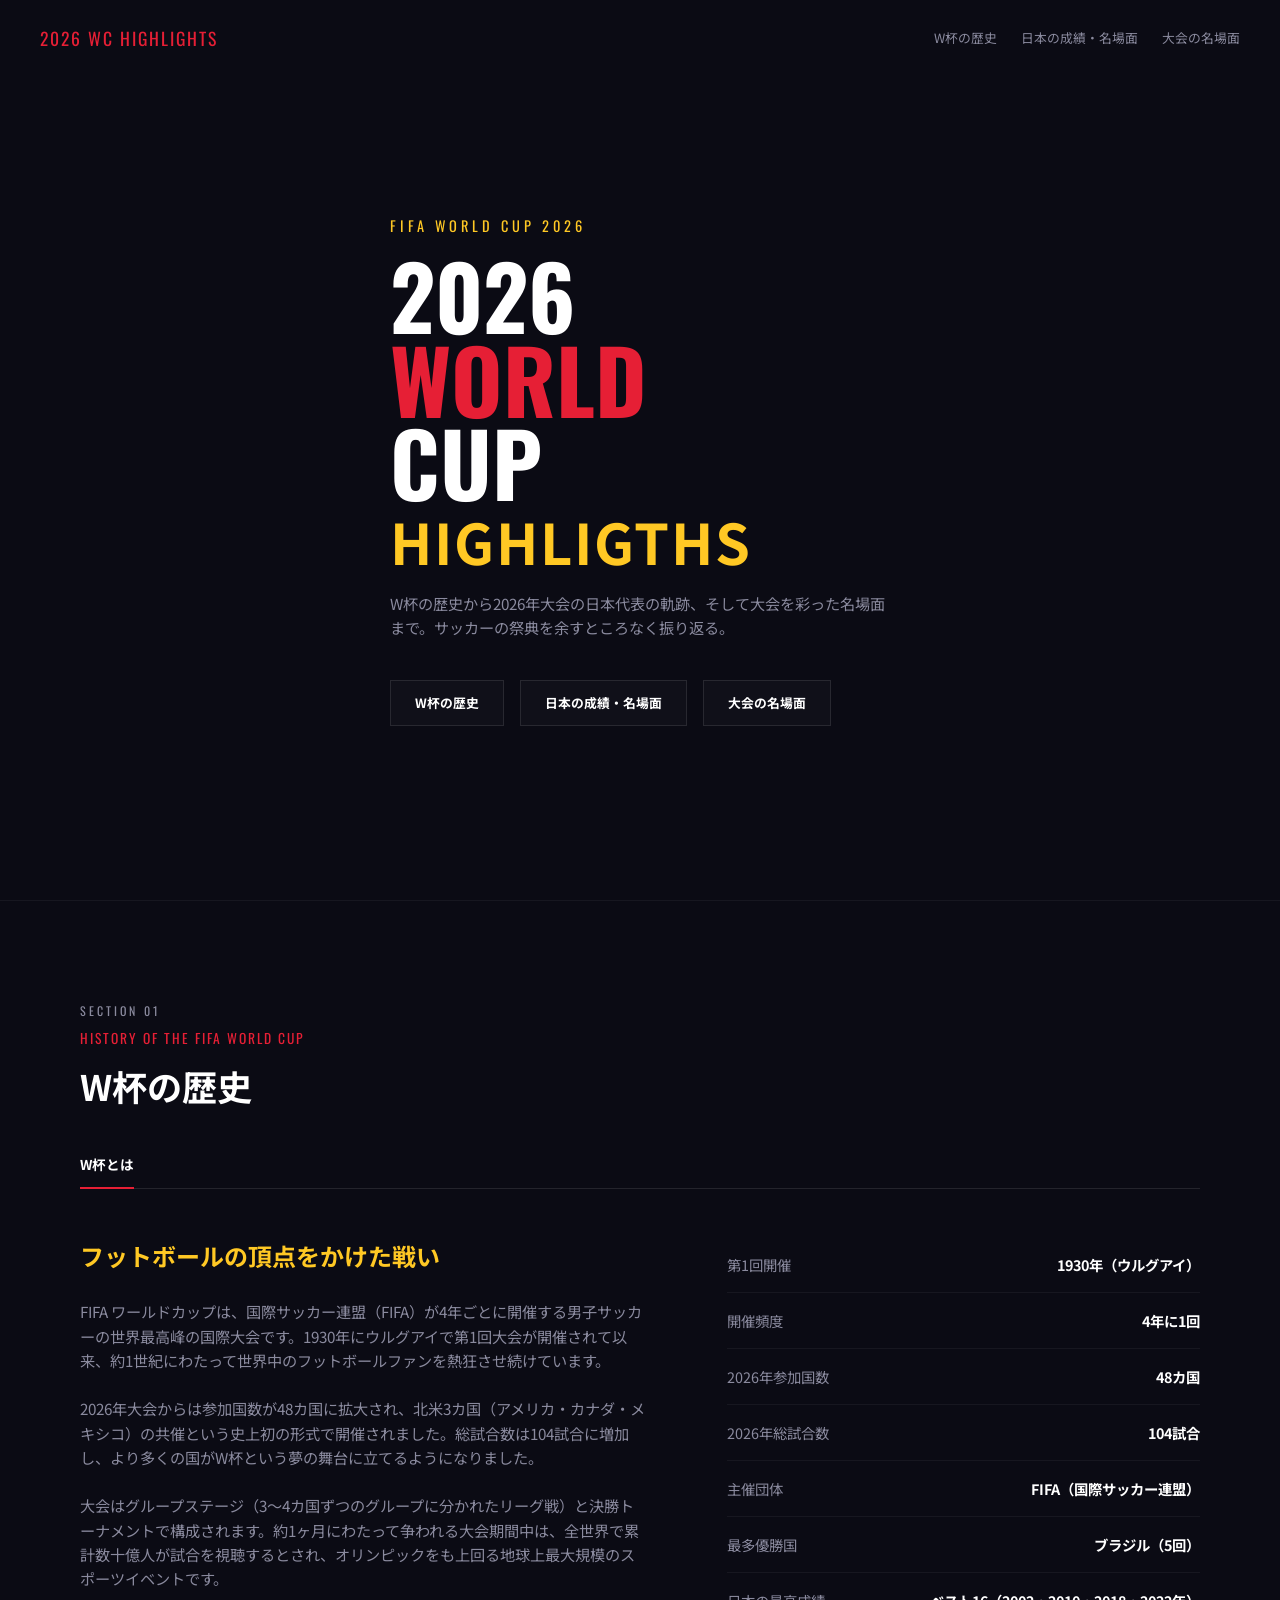
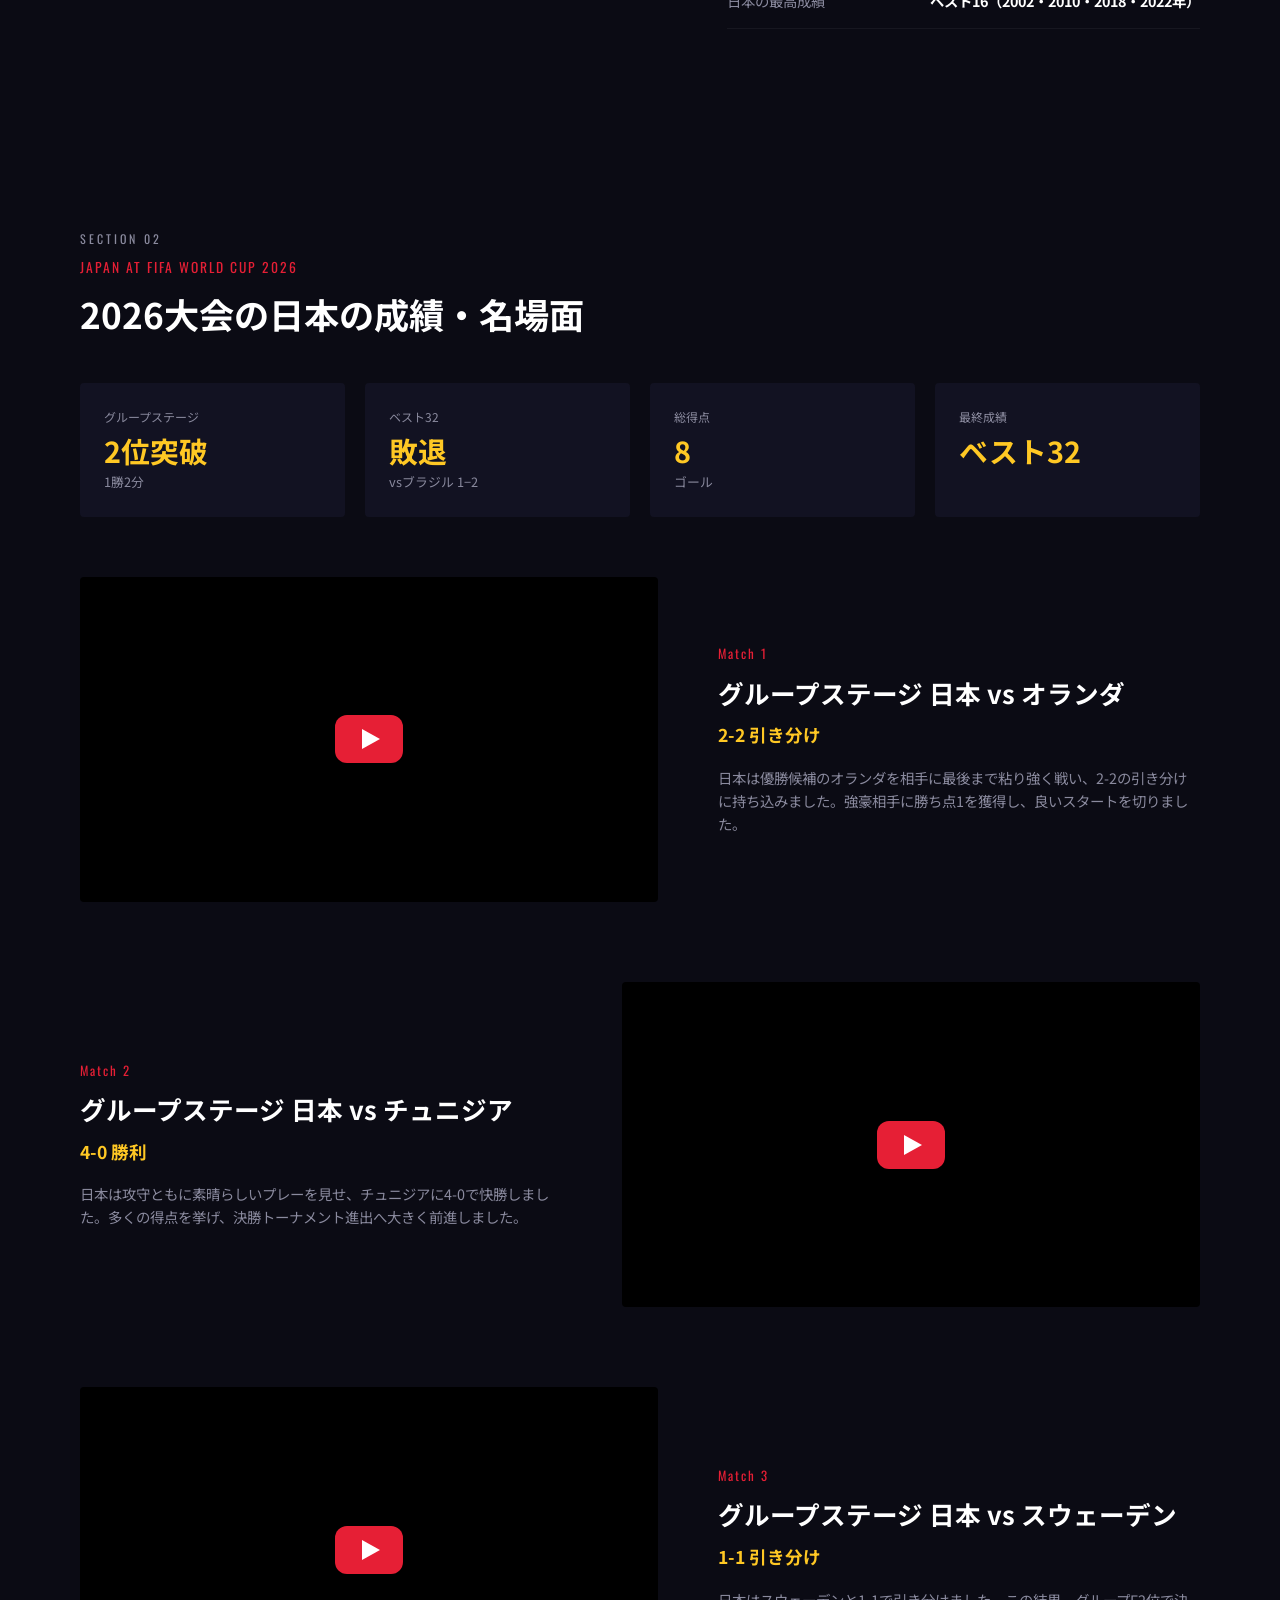
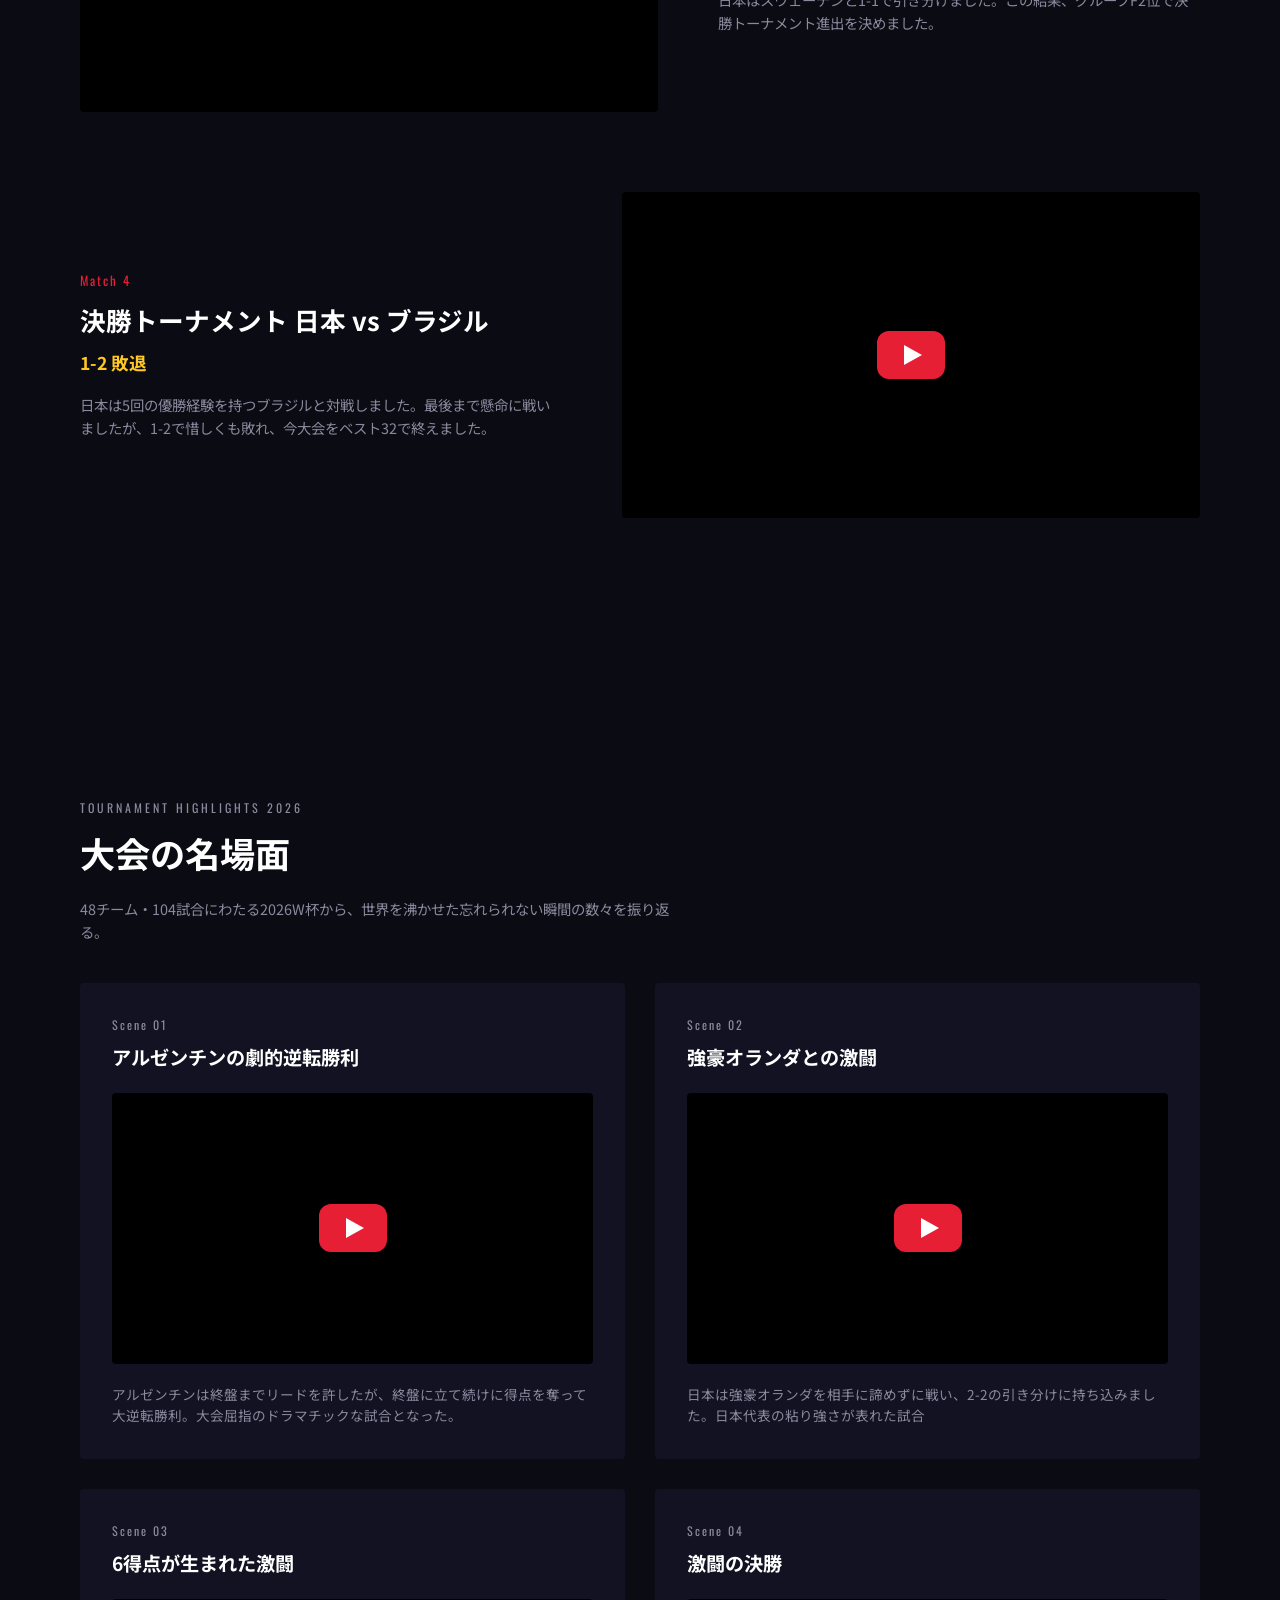
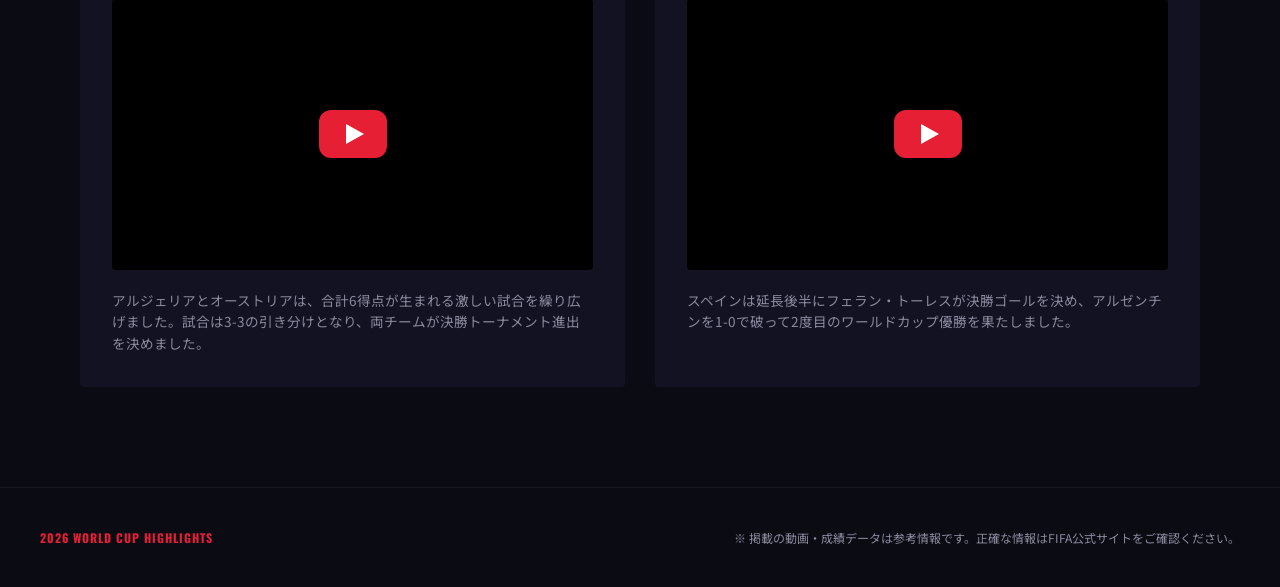
<file: index.html>
<!DOCTYPE html>
<html lang="ja">
<head>
    <meta charset="UTF-8">
    <meta name="viewport" content="width=device-width, initial-scale=1.0">
    <title>2026 WORLD CUP HIGHLIGHTS</title>
    <link rel="preconnect" href="https://fonts.googleapis.com">
    <link rel="preconnect" href="https://fonts.gstatic.com" crossorigin>
    <link href="https://fonts.googleapis.com/css2?family=Oswald:wght@700&family=Noto+Sans+JP:wght@400;700&display=swap" rel="stylesheet">
    <link rel="stylesheet" href="style.css">
</head>
<body>

    <header>
        <div class="logo">2026 WC HIGHLIGHTS</div>
        <ul class="nav-links">
            <li><a href="#history">W杯の歴史</a></li>
            <li><a href="#japan">日本の成績・名場面</a></li>
            <li><a href="#highlights">大会の名場面</a></li>
        </ul>
    </header>

    <section class="hero">
        <div class="container hero-content">
            <div class="hero-tag">FIFA WORLD CUP 2026</div>
            <h1 class="hero-title">
                <span class="white-text">2026</span>
                <span class="red-text">World</span>
                <span class="white-text">Cup</span>
                <span class="yellow-text">HighLigths</span>
            </h1>
            <p class="hero-desc">
                W杯の歴史から2026年大会の日本代表の軌跡、そして大会を彩った名場面まで。サッカーの祭典を余すところなく振り返る。
            </p>
            <div class="hero-buttons">
                <a href="#history" class="btn">W杯の歴史</a>
                <a href="#japan" class="btn">日本の成績・名場面</a>
                <a href="#highlights" class="btn">大会の名場面</a>
            </div>
        </div>
    </section>

    <section id="history" class="history-section">
        <div class="container">
            <span class="section-tag">Section 01</span>
            <div class="section-title-eng">History of the FIFA World Cup</div>
            <h2 class="section-title">W杯の歴史</h2>

            <div class="tabs">
                <div class="tab active">W杯とは</div>
            </div>

            <div class="history-grid">
                <div class="history-left">
                    <h3>フットボールの頂点をかけた戦い</h3>
                    <p>FIFA ワールドカップは、国際サッカー連盟（FIFA）が4年ごとに開催する男子サッカーの世界最高峰の国際大会です。1930年にウルグアイで第1回大会が開催されて以来、約1世紀にわたって世界中のフットボールファンを熱狂させ続けています。</p>
                    <p>2026年大会からは参加国数が48カ国に拡大され、北米3カ国（アメリカ・カナダ・メキシコ）の共催という史上初の形式で開催されました。総試合数は104試合に増加し、より多くの国がW杯という夢の舞台に立てるようになりました。</p>
                    <p>大会はグループステージ（3〜4カ国ずつのグループに分かれたリーグ戦）と決勝トーナメントで構成されます。約1ヶ月にわたって争われる大会期間中は、全世界で累計数十億人が試合を視聴するとされ、オリンピックをも上回る地球上最大規模のスポーツイベントです。</p>
                </div>
                <div class="history-right">
                    <table class="history-table">
                        <tr>
                            <td>第1回開催</td>
                            <td>1930年（ウルグアイ）</td>
                        </tr>
                        <tr>
                            <td>開催頻度</td>
                            <td>4年に1回</td>
                        </tr>
                        <tr>
                            <td>2026年参加国数</td>
                            <td>48カ国</td>
                        </tr>
                        <tr>
                            <td>2026年総試合数</td>
                            <td>104試合</td>
                        </tr>
                        <tr>
                            <td>主催団体</td>
                            <td>FIFA（国際サッカー連盟）</td>
                        </tr>
                        <tr>
                            <td>最多優勝国</td>
                            <td>ブラジル（5回）</td>
                        </tr>
                        <tr>
                            <td>日本の最高成績</td>
                            <td>ベスト16（2002・2010・2018・2022年）</td>
                        </tr>
                    </table>
                </div>
            </div>
        </div>
    </section>

    <section id="japan" class="japan-section">
        <div class="container">
            <span class="section-tag">Section 02</span>
            <div class="section-title-eng">Japan at FIFA World Cup 2026</div>
            <h2 class="section-title">2026大会の日本の成績・名場面</h2>

            <div class="stats-summary">
                <div class="stat-card">
                    <div class="stat-label">グループステージ</div>
                    <div class="stat-value">2位突破</div>
                    <div class="stat-subvalue">1勝2分</div>
                </div>
                <div class="stat-card">
                    <div class="stat-label">ベスト32</div>
                    <div class="stat-value">敗退</div>
                    <div class="stat-subvalue">vsブラジル 1−2</div>
                </div>
                <div class="stat-card">
                    <div class="stat-label">総得点</div>
                    <div class="stat-value">8</div>
                    <div class="stat-subvalue">ゴール</div>
                </div>
                <div class="stat-card">
                    <div class="stat-label">最終成績</div>
                    <div class="stat-value">ベスト32</div>
                </div>
            </div>

            <div class="match-row">
                <div class="match-video">
                    <a href="https://youtu.be/3jIMk43CECY?si=FoCxRG4LCjxD98ny" target="_blank" rel="noopener noreferrer">
                       <div class="video-wrapper" style="background-image: url('https://img.youtube.com/vi/3jIMk43CECY/maxresdefault.jpg'); background-size: cover; background-position: center;">
                            <div class="play-button"></div>
                       </div>
                    </a>
                </div>
                <div class="match-text">
                    <span class="match-meta">Match 1</span>
                    <h3 class="match-title">グループステージ 日本 vs オランダ</h3>
                    <div class="match-result">2-2 引き分け</div>
                    <p class="match-desc">日本は優勝候補のオランダを相手に最後まで粘り強く戦い、2-2の引き分けに持ち込みました。強豪相手に勝ち点1を獲得し、良いスタートを切りました。</p>
                </div>
            </div>

<!-- Match 2 (チュニジア戦) -->
            <div class="match-row reverse">
                <div class="match-text">
                    <span class="match-meta">Match 2</span>
                    <h3 class="match-title">グループステージ 日本 vs チュニジア</h3>
                    <div class="match-result">4-0 勝利</div>
                    <p class="match-desc">日本は攻守ともに素晴らしいプレーを見せ、チュニジアに4-0で快勝しました。多くの得点を挙げ、決勝トーナメント進出へ大きく前進しました。</p>
                </div>
                <div class="match-video">
                    <a href="https://youtu.be/TRb8npYRuVA?si=j-DqbSxI0J5kvC7D" target="_blank" rel="noopener noreferrer">
                        <div class="video-wrapper" style="background-image: url('https://img.youtube.com/vi/TRb8npYRuVA/maxresdefault.jpg'); background-size: cover; background-position: center;">
                            <div class="play-button"></div>
                        </div>
                    </a>
                </div>
            </div>

            <!-- Match 3 (スウェーデン戦) -->
            <div class="match-row">
                <div class="match-video">
                    <a href="https://youtu.be/BvmWDhzkbe4?si=w_1C6R0aCNkAXc04" target="_blank" rel="noopener noreferrer">
                        <div class="video-wrapper" style="background-image: url('https://img.youtube.com/vi/BvmWDhzkbe4/maxresdefault.jpg'); background-size: cover; background-position: center;">
                            <div class="play-button"></div>
                        </div>
                    </a>
                </div>
                <div class="match-text">
                    <span class="match-meta">Match 3</span>
                    <h3 class="match-title">グループステージ 日本 vs スウェーデン</h3>
                    <div class="match-result">1-1 引き分け</div>
                    <p class="match-desc">日本はスウェーデンと1-1で引き分けました。この結果、グループF2位で決勝トーナメント進出を決めました。</p>
                </div>
            </div>

            <!-- Match 4 (ブラジル戦) -->
            <div class="match-row reverse">
                <div class="match-text">
                    <span class="match-meta">Match 4</span>
                    <h3 class="match-title"> 決勝トーナメント 日本 vs ブラジル</h3>
                    <div class="match-result">1-2 敗退</div>
                    <p class="match-desc">日本は5回の優勝経験を持つブラジルと対戦しました。最後まで懸命に戦いましたが、1-2で惜しくも敗れ、今大会をベスト32で終えました。</p>
                </div>
                <div class="match-video">
                    <a href="https://youtu.be/xcRjMTnxuM8?si=fIjQfD1VFqsSnR-3" target="_blank" rel="noopener noreferrer">
                        <div class="video-wrapper" style="background-image: url('https://img.youtube.com/vi/xcRjMTnxuM8/maxresdefault.jpg'); background-size: cover; background-position: center;">
                            <div class="play-button"></div>
                        </div>
                    </a>
                </div>
            </div>

        </div>
    </section>

    <!-- 大会の名場面セクション -->
    <section id="highlights" class="highlights-section">
        <div class="container">
            <span class="section-tag">Tournament Highlights 2026</span>
            <h2 class="section-title">大会の名場面</h2>
            <p class="highlights-desc">48チーム・104試合にわたる2026W杯から、世界を沸かせた忘れられない瞬間の数々を振り返る。</p>

            <div class="scenes-grid">
                <!-- Scene 01 -->
                <div class="scene-card">
                    <span class="scene-meta">Scene 01</span>
                    <h3 class="scene-title">アルゼンチンの劇的逆転勝利</h3>
                    <a href="https://youtu.be/mRxtwoXLWjo?si=mTgYPFWpggOFR-Q8" target="_blank" rel="noopener noreferrer">
                        <div class="video-wrapper" style="background-image: url('https://img.youtube.com/vi/mRxtwoXLWjo/maxresdefault.jpg'); background-size: cover; background-position: center;">
                            <div class="play-button"></div>
                        </div>
                    </a>
                    <p class="scene-desc">アルゼンチンは終盤までリードを許したが、終盤に立て続けに得点を奪って大逆転勝利。大会屈指のドラマチックな試合となった。</p>
                </div>

                <!-- Scene 02 -->
                <div class="scene-card">
                    <span class="scene-meta">Scene 02</span>
                    <h3 class="scene-title">強豪オランダとの激闘</h3>
                    <a href="https://youtu.be/3jIMk43CECY?si=oDJiCw0ZArfPmgtB" target="_blank" rel="noopener noreferrer">
                        <div class="video-wrapper" style="background-image: url('https://img.youtube.com/vi/3jIMk43CECY/maxresdefault.jpg'); background-size: cover; background-position: center;">
                            <div class="play-button"></div>
                        </div>
                    </a>
                    <p class="scene-desc">日本は強豪オランダを相手に諦めずに戦い、2-2の引き分けに持ち込みました。日本代表の粘り強さが表れた試合</p>
                </div>

                <!-- Scene 03 -->
                <div class="scene-card">
                    <span class="scene-meta">Scene 03</span>
                    <h3 class="scene-title">6得点が生まれた激闘</h3>
                    <a href="https://youtu.be/vRr78Sme4Uw?si=YHFBhFU9upi9TM-w" target="_blank" rel="noopener noreferrer">
                        <div class="video-wrapper" style="background-image: url('https://img.youtube.com/vi/vRr78Sme4Uw/maxresdefault.jpg'); background-size: cover; background-position: center;">
                            <div class="play-button"></div>
                        </div>
                    </a>
                    <p class="scene-desc">アルジェリアとオーストリアは、合計6得点が生まれる激しい試合を繰り広げました。試合は3-3の引き分けとなり、両チームが決勝トーナメント進出を決めました。</p>
                </div>

                <!-- Scene 04 -->
                <div class="scene-card">
                    <span class="scene-meta">Scene 04</span>
                    <h3 class="scene-title">激闘の決勝</h3>
                    <a href="https://youtu.be/3twjzNKlYWc?si=TogLbwpdLPG3P7Y1" target="_blank" rel="noopener noreferrer">
                        <div class="video-wrapper" style="background-image: url('https://img.youtube.com/vi/3twjzNKlYWc/maxresdefault.jpg'); background-size: cover; background-position: center;">
                            <div class="play-button"></div>
                        </div>
                    </a>
                    <p class="scene-desc">スペインは延長後半にフェラン・トーレスが決勝ゴールを決め、アルゼンチンを1-0で破って2度目のワールドカップ優勝を果たしました。</p>
                </div>
            </div>
        </div>
    </section>

    <footer>
        <div class="footer-container">
            <div class="footer-logo">2026 WORLD CUP HIGHLIGHTS</div>
            <div>※ 掲載の動画・成績データは参考情報です。正確な情報はFIFA公式サイトをご確認ください。</div>
        </div>
    </footer>

</body>
</html>
</file>
<file: style.css>
/* --- 基本設定・共通変数 --- */
:root {
    --bg-color: #0b0b14;
    --bg-card: #121222;
    --text-main: #ffffff;
    --text-sub: #8a8a9e;
    --accent-red: #e61f35;
    --accent-yellow: #ffc824;
    --font-english: 'Oswald', sans-serif;
    --font-japanese: 'Noto Sans JP', sans-serif;
}

* {
    box-sizing: border-box;
    margin: 0;
    padding: 0;
}

body {
    background-color: var(--bg-color);
    color: var(--text-main);
    font-family: var(--font-japanese);
    line-height: 1.6;
    overflow-x: hidden;
}

a {
    color: inherit;
    text-decoration: none;
}

.container {
    max-width: 1200px;
    margin: 0 auto;
    padding: 0 40px;
}

/* --- ヘッダー --- */
header {
    display: flex;
    justify-content: space-between;
    align-items: center;
    padding: 24px 40px;
    position: absolute;
    width: 100%;
    top: 0;
    left: 0;
    z-index: 100;
}

.logo {
    font-family: var(--font-english);
    font-size: 1.1rem;
    color: var(--accent-red);
    letter-spacing: 2px;
}

.nav-links {
    display: flex;
    gap: 24px;
    list-style: none;
    font-size: 0.8rem;
    color: var(--text-sub);
}

.nav-links a:hover {
    color: var(--text-main);
}

/* --- ボタン共通 --- */
.btn {
    display: inline-block;
    border: 1px solid rgba(255, 255, 255, 0.1);
    background: rgba(255, 255, 255, 0.02);
    color: var(--text-main);
    padding: 12px 24px;
    font-size: 0.8rem;
    font-weight: bold;
    cursor: pointer;
    transition: all 0.3s ease;
}

.btn:hover {
    background: var(--text-main);
    color: var(--bg-color);
}

/* --- セクション共通見出し --- */
.section-tag {
    font-family: var(--font-english);
    font-size: 0.75rem;
    letter-spacing: 3px;
    color: var(--text-sub);
    text-transform: uppercase;
    margin-bottom: 8px;
    display: block;
}

.section-title-eng {
    font-family: var(--font-english);
    font-size: 0.85rem;
    color: var(--accent-red);
    letter-spacing: 2px;
    text-transform: uppercase;
    margin-bottom: 8px;
}

.section-title {
    font-size: 2.2rem;
    font-weight: 700;
    margin-bottom: 40px;
}

/* --- 動画コンポーネント (YouTubeモック) --- */
.video-wrapper {
    position: relative;
    width: 100%;
    padding-top: 56.25%; /* 16:9 Aspect Ratio */
    background-color: #000000;
    border-radius: 4px;
    cursor: pointer;
    overflow: hidden;
}

.play-button {
    position: absolute;
    top: 50%;
    left: 50%;
    transform: translate(-50%, -50%);
    width: 68px;
    height: 48px;
    background-color: var(--accent-red);
    border-radius: 12px;
    display: flex;
    align-items: center;
    justify-content: center;
    transition: background-color 0.2s;
}

.video-wrapper:hover .play-button {
    background-color: #ff0000;
}

.play-button::after {
    content: '';
    display: block;
    width: 0;
    height: 0;
    border-style: solid;
    border-width: 10px 0 10px 18px;
    border-color: transparent transparent transparent #ffffff;
    margin-left: 4px;
}


/* ==========================================
   1. メインビジュアル (ヒーローセクション)
========================================== */
.hero {
    min-height: 100vh;
    display: flex;
    align-items: center;
    padding-top: 100px;
    padding-bottom: 60px;
}

.hero-content {
    max-width: 600px;
}

.hero-tag {
    font-family: var(--font-english);
    color: var(--accent-yellow);
    letter-spacing: 4px;
    font-size: 0.9rem;
    margin-bottom: 16px;
}

.hero-title {
    font-family: var(--font-english);
    font-size: 5.5rem;
    line-height: 0.95;
    font-weight: 700;
    text-transform: uppercase;
    margin-bottom: 24px;
}

.hero-title span {
    display: block;
}

.hero-title .white-text {
    color: var(--text-main);
}

.hero-title .red-text {
    color: var(--accent-red);
}

.hero-title .yellow-text {
    color: var(--accent-yellow);
    font-family: var(--font-japanese);
    font-size: 3.5rem;
    margin-top: 10px;
    letter-spacing: 2px;
}

.hero-desc {
    color: var(--text-sub);
    font-size: 0.95rem;
    margin-bottom: 40px;
    max-width: 500px;
}

.hero-buttons {
    display: flex;
    gap: 16px;
    flex-wrap: wrap;
}


/* ==========================================
   2. W杯の歴史 セクション
========================================== */
.history-section {
    padding: 100px 0;
    border-top: 1px solid rgba(255, 255, 255, 0.05);
}

.tabs {
    display: flex;
    gap: 32px;
    border-bottom: 1px solid rgba(255, 255, 255, 0.1);
    margin-bottom: 48px;
}

.tab {
    padding-bottom: 12px;
    font-size: 0.85rem;
    font-weight: bold;
    color: var(--text-sub);
    cursor: pointer;
    position: relative;
}

.tab.active {
    color: var(--text-main);
}

.tab.active::after {
    content: '';
    position: absolute;
    bottom: -1px;
    left: 0;
    width: 100%;
    height: 2px;
    background-color: var(--accent-red);
}

.history-grid {
    display: grid;
    grid-template-columns: 1.2fr 1fr;
    gap: 80px;
}

.history-left h3 {
    color: var(--accent-yellow);
    font-size: 1.5rem;
    margin-bottom: 24px;
}

.history-left p {
    color: var(--text-sub);
    font-size: 0.95rem;
    margin-bottom: 24px;
}

.history-table {
    width: 100%;
    border-collapse: collapse;
}

.history-table tr {
    border-bottom: 1px solid rgba(255, 255, 255, 0.05);
}

.history-table td {
    padding: 16px 0;
    font-size: 0.9rem;
}

.history-table td:first-child {
    color: var(--text-sub);
}

.history-table td:last-child {
    text-align: right;
    font-weight: bold;
}


/* ==========================================
   3. 日本の成績・名場面 セクション
========================================== */
.japan-section {
    padding: 100px 0;
}

.stats-summary {
    display: grid;
    grid-template-columns: repeat(4, 1fr);
    gap: 20px;
    margin-bottom: 60px;
}

.stat-card {
    background-color: var(--bg-card);
    padding: 24px;
    border-radius: 4px;
}

.stat-label {
    font-size: 0.75rem;
    color: var(--text-sub);
    margin-bottom: 8px;
}

.stat-value {
    font-size: 1.8rem;
    font-weight: bold;
    color: var(--accent-yellow);
    line-height: 1.2;
}

.stat-subvalue {
    font-size: 0.8rem;
    color: var(--text-sub);
    margin-top: 4px;
}

/* マッチごとのレイアウト */
.match-row {
    display: grid;
    grid-template-columns: 1.2fr 1fr;
    gap: 60px;
    align-items: center;
    margin-bottom: 80px;
}

.match-row.reverse {
    grid-template-columns: 1fr 1.2fr;
}

.match-meta {
    font-family: var(--font-english);
    font-size: 0.8rem;
    color: var(--accent-red);
    letter-spacing: 2px;
    margin-bottom: 8px;
    display: block;
}

.match-title {
    font-size: 1.6rem;
    font-weight: 700;
    margin-bottom: 8px;
}

.match-result {
    color: var(--accent-yellow);
    font-weight: bold;
    font-size: 1.1rem;
    margin-bottom: 16px;
}

.match-desc {
    color: var(--text-sub);
    font-size: 0.9rem;
}


/* ==========================================
   4. 大会の名場面 セクション
========================================== */
.highlights-section {
    padding: 100px 0;
}

.highlights-desc {
    color: var(--text-sub);
    font-size: 0.9rem;
    margin-top: -24px;
    margin-bottom: 40px;
    max-width: 600px;
}

.scenes-grid {
    display: grid;
    grid-template-columns: repeat(2, 1fr);
    gap: 30px;
}

.scene-card {
    background-color: var(--bg-card);
    padding: 32px;
    border-radius: 4px;
}

.scene-meta {
    font-family: var(--font-english);
    font-size: 0.75rem;
    color: var(--text-sub);
    letter-spacing: 2px;
    margin-bottom: 8px;
    display: block;
}

.scene-title {
    font-size: 1.2rem;
    font-weight: 700;
    margin-bottom: 20px;
}

.scene-card .video-wrapper {
    margin-bottom: 20px;
}

.scene-desc {
    color: var(--text-sub);
    font-size: 0.85rem;
}


/* --- フッター --- */
footer {
    border-top: 1px solid rgba(255, 255, 255, 0.05);
    padding: 40px;
    font-size: 0.75rem;
    color: var(--text-sub);
}

.footer-container {
    display: flex;
    justify-content: space-between;
    align-items: center;
    max-width: 1200px;
    margin: 0 auto;
}

.footer-logo {
    font-family: var(--font-english);
    color: var(--accent-red);
    font-weight: bold;
    letter-spacing: 1px;
}


/* ==========================================
   レスポンシブ対応 (スマホ・タブレット用)
========================================= */
@media (max-width: 992px) {
    .history-grid, .match-row, .match-row.reverse {
        grid-template-columns: 1fr;
        gap: 40px;
    }
    .stats-summary {
        grid-template-columns: repeat(2, 1fr);
    }
    .scenes-grid {
        grid-template-columns: 1fr;
    }
    .hero-title {
        font-size: 4rem;
    }
    .hero-title .yellow-text {
        font-size: 2.8rem;
    }
}

@media (max-width: 600px) {
    header {
        flex-direction: column;
        gap: 16px;
        padding: 20px;
    }
    .nav-links {
        display: none;
    }
    .container {
        padding: 0 20px;
    }
    .hero-title {
        font-size: 3rem;
    }
    .hero-title .yellow-text {
        font-size: 2.2rem;
    }
    .stats-summary {
        grid-template-columns: 1fr;
    }
    .footer-container {
        flex-direction: column;
        gap: 16px;
        text-align: center;
    }
}

/* --- 大会の名場面カード内の動画サイズを正しい比率に修正 --- */
.scenes-grid .video-wrapper {
    padding-top: 0;      /* 縦に伸びる原因になっていたパーセント指定をリセット */
    aspect-ratio: 16 / 9; /* 縦横の比率を 16:9 に強制固定 */
    width: 100%;
}
</file>
